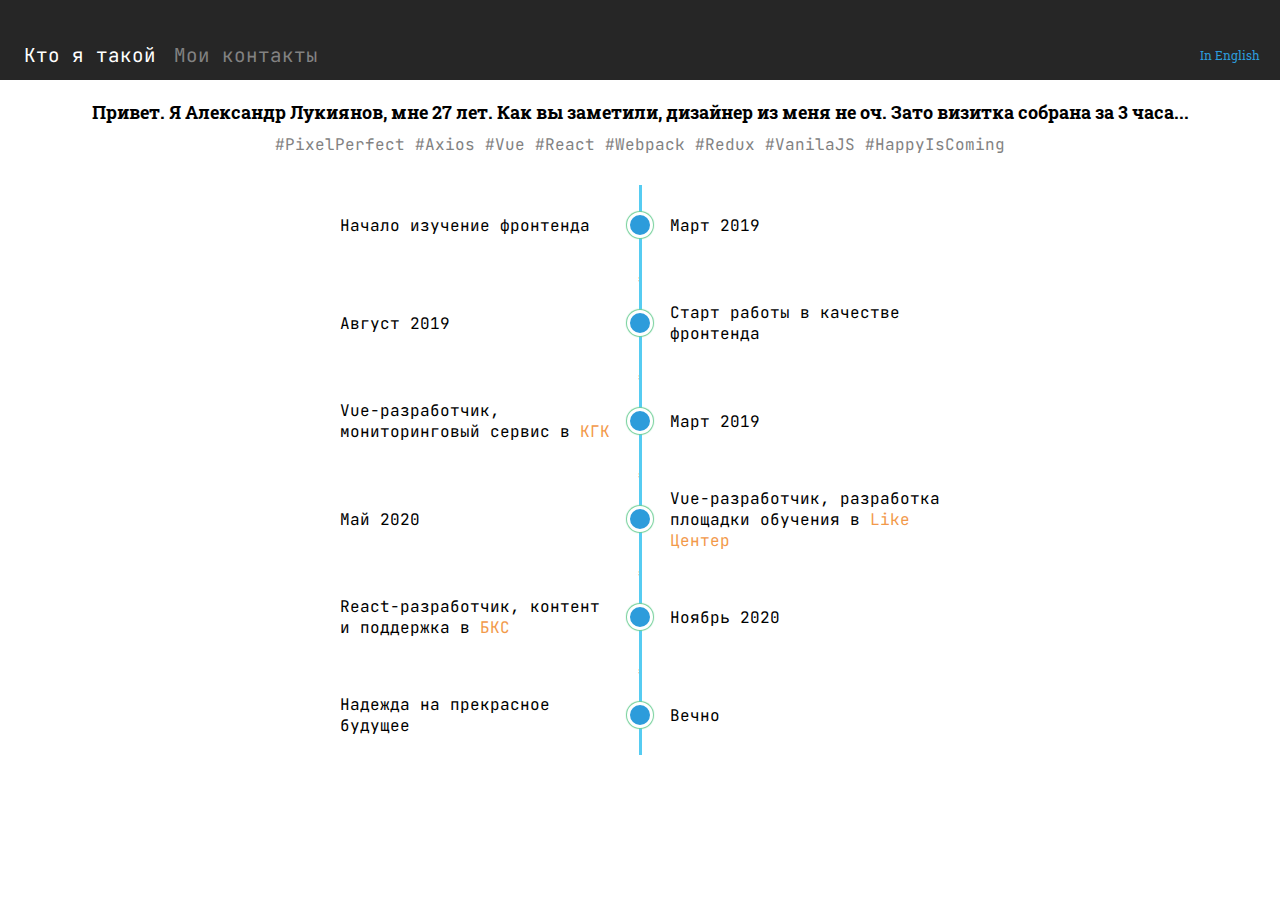
<file: index.html>
<!DOCTYPE html>
<html lang="ru">
<head>
<script async src="https://www.googletagmanager.com/gtag/js?id=UA-145183441-1"></script>
<script>
  window.dataLayer = window.dataLayer || [];
  function gtag(){dataLayer.push(arguments);}
  gtag('js', new Date());

  gtag('config', 'UA-145183441-1');
</script>
  <meta charset="utf-8">
  <title>Teffety.com</title>
  <link rel="shortcut icon" href="./favicon.ico" type="image/x-icon">	
  <link rel="stylesheet" type="text/css" href="src/style.css">
  <link rel="preconnect" href="https://fonts.gstatic.com">
  <link href="https://fonts.googleapis.com/css2?family=JetBrains+Mono:wght@300&family=Roboto+Slab&display=swap" rel="stylesheet">
  <meta name="keywords" content="Teffet.com,teffety,cfqq,сайты" />
  <meta name="description" content="Сайт визитка" />
  <meta name="viewport" content="width=device-width, initial-scale=1.0">
  <meta name="theme-color" content="#484747"/>
  <meta name="google-site-verification" content="yB08ZiZcq92L5eC8TgpLoWVsH9XQkx9fVzauYCll7y4" />
  <meta name="yandex-verification" content="78c687487945866e" />
  <script src="src/shadowDomElements.js"></script>
</head>

<body>
  <div id="wrapper">
    <div class="header">
      <div class="header-menu">
        <div class="menu-about"> </div>
        <div class="menu-contacts"> </div>
      </div>
      <div class="header-lang"></div>
    </div>
    <div class="body">
        <div class="about">
          <h1 class="about-title"></h1>
          <p class="about-text"> #PixelPerfect #Axios #Vue #React #Webpack #Redux #VanilaJS #HappyIsComing</p>
          <div class="about-timelines">
          </div>
        </div>
        <div class="contacts">
          <a class="contacts-link contact-tel" href="tel:+79995242345">
            <span class="contacts-tel-name"></span>
            <span>+7 (999) 524 2345</span>
          </a>
          <a class="contacts-link contacts-email" href="mailto:bubbles2012@yandex.ru">
            <span class="contacts-email-name"></span>
            <span>bubbles2012@yandex.ru</span>
          </a>
          <a class="contacts-link " href="https://www.linkedin.com/in/teffety">LinkedIn</a>
          <a class="contacts-link " href="https://github.com/Teffety">GitHub</a>

          <p class="contacts-info">
            
          </p>
        </div>
    </div>
  </div>
  <script src="src/locale.js"></script>
  <script src="src/index.js"></script>
</body>

</html>
</file>
<file: src/style.css>
:root{
  --color-green: #27AE60;
  --color-green-light: #6FCF97;
  --color-green-dark: #219653;

  --color-grey: #BDBDBD;
  --color-grey-light: #E0E0E0;
  --color-grey-dark: #828282;

  --color-primary: #2D9CDB;
  --color-primary-light: #56CCF2;

  --color-orange: #F2994A;
}



* > * {
  margin: 0;
  padding: 0;
  outline: none;
  font-size: 1em;
}

body, html, #wrapper{
  width: 100%;
  height: 100%;
}
.header{
  display: flex;
  align-items: center;
  justify-content: space-between;
  flex-flow: row;
  box-sizing: border-box;
  width: 100%;
  background-color: rgba(0,0,0,.85);
  padding: 40px 20px 10px 20px;
  font-family: 'Roboto Slab', serif;
}
.header-menu{
  display: flex;
  flex-flow: row;
  font-size: 1.2rem;
}
.menu-about{
  padding: 2px 4px;
  color: var(--color-grey-dark);
  cursor: pointer;
  user-select: none;
  -webkit-user-select: none;
  font-family: 'JetBrains Mono', monospace;
}
.menu-works{
  margin-left: 10px;
  padding: 2px 4px;
  color: var(--color-grey-dark);
  cursor: pointer;
  user-select: none;
  -webkit-user-select: none;
  font-family: 'JetBrains Mono', monospace;
}
.menu-contacts{
  margin-left: 10px;
  padding: 2px 4px;
  color: var(--color-grey-dark);
  cursor: pointer;
  user-select: none;
  -webkit-user-select: none;
  font-family: 'JetBrains Mono', monospace;
}
.-active-{
  border-radius: 4px;
  color: white;
  transition-duration: .4s;
}
.header-lang{
  font-size: 12px;
  color: var(--color-primary);
  cursor: pointer;
  user-select: none;
  -webkit-user-select: none;
}

.about, .contacts{
  display: none;
  padding: 20px 10px ;
  min-width: 100%;
  min-height: 100%;
  box-sizing: border-box;
}
.body-active{
  display: block;
}
.body-active.about{
  display: flex;
  flex-flow:column;
}
.about-title{
  font-size: 18px;
  font-family: 'Roboto Slab', serif;
  text-align: center;
}
.about-text{
  font-size: 16px;
  color: var(--color-grey-dark);
  font-family: 'JetBrains Mono', monospace;
  text-align: center;
  padding: 10px 0px;
}
.about-timelines{
  position: relative;
  display: flex;
  flex-flow: column;
  align-items: center;
  justify-content: center;
  margin-top: 20px;
}
.about-timelines::before{
  position: absolute;
  left: calc(50% - 1px);
  right: auto;
  bottom: 0;
  content: "";
  height: 100%;
  top: 0;
  width: 3px;
  background: var(--color-primary-light);
}
time-lines {
  width: 100%;
  max-width: 600px;
  margin: 10px 0px;
}
.body-active.contacts{
  display: flex;
  flex-flow: column;
  align-items: center;
  justify-content: center;
}
.contacts-link{
  text-decoration: none;
  color: var(--color-primary);
  margin: 20px 0px;
  font-size: 18px;
}
.contacts-tel{}
.contacts-tel-name{
  cursor: default;
  font-size: 14px;
  color: var(--color-grey-dark)
}
.contacts-email{}
.contacts-email-name{
  cursor: default;
  font-size: 14px;
  color: var(--color-grey-dark)
}

.contacts-info{
  margin-top: 20px;
  font-size: 12px;
  color: var(--color-green)
}
</file>
